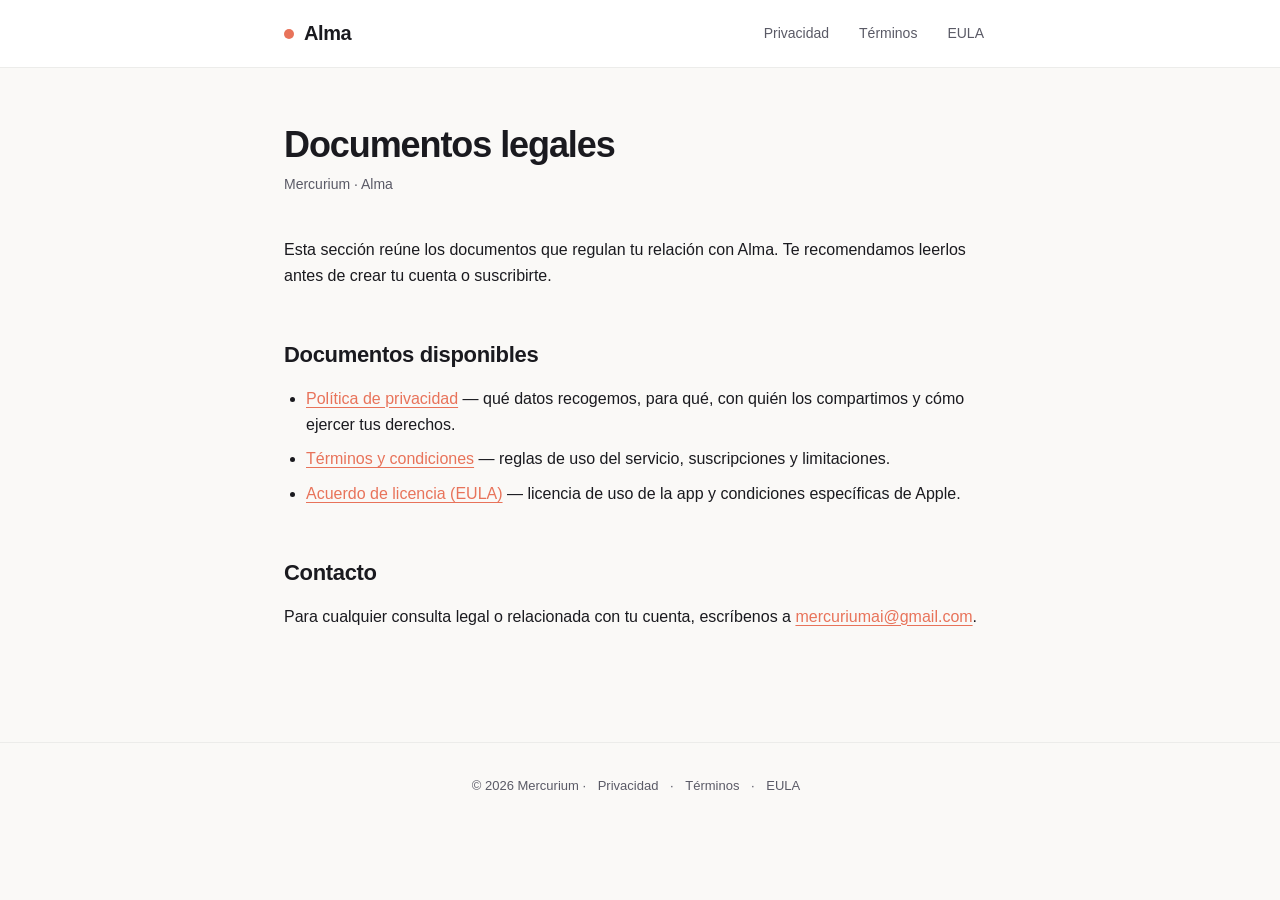
<file: index.html>
<!DOCTYPE html>
<html lang="es">
  <head>
    <meta charset="UTF-8" />
    <meta name="viewport" content="width=device-width, initial-scale=1.0" />
    <title>Alma — Documentos legales</title>
    <meta
      name="description"
      content="Política de privacidad, términos y condiciones y EULA de Alma."
    />
    <link rel="stylesheet" href="/_assets/styles.css" />
  </head>
  <body>
    <header class="site">
      <div class="inner">
        <a href="/" class="brand"><span class="dot"></span>Alma</a>
        <nav>
          <a href="/privacy">Privacidad</a>
          <a href="/terms">Términos</a>
          <a href="/eula">EULA</a>
        </nav>
      </div>
    </header>

    <main>
      <h1>Documentos legales</h1>
      <p class="meta">Mercurium · Alma</p>

      <p>
        Esta sección reúne los documentos que regulan tu relación con Alma. Te
        recomendamos leerlos antes de crear tu cuenta o suscribirte.
      </p>

      <h2>Documentos disponibles</h2>
      <ul>
        <li>
          <a href="/privacy">Política de privacidad</a> — qué datos recogemos,
          para qué, con quién los compartimos y cómo ejercer tus derechos.
        </li>
        <li>
          <a href="/terms">Términos y condiciones</a> — reglas de uso del
          servicio, suscripciones y limitaciones.
        </li>
        <li>
          <a href="/eula">Acuerdo de licencia (EULA)</a> — licencia de uso de
          la app y condiciones específicas de Apple.
        </li>
      </ul>

      <h2>Contacto</h2>
      <p>
        Para cualquier consulta legal o relacionada con tu cuenta, escríbenos a
        <a href="mailto:mercuriumai@gmail.com">mercuriumai@gmail.com</a>.
      </p>
    </main>

    <footer class="site">
      © 2026 Mercurium ·
      <a href="/privacy">Privacidad</a> ·
      <a href="/terms">Términos</a> ·
      <a href="/eula">EULA</a>
    </footer>
  </body>
</html>
</file>
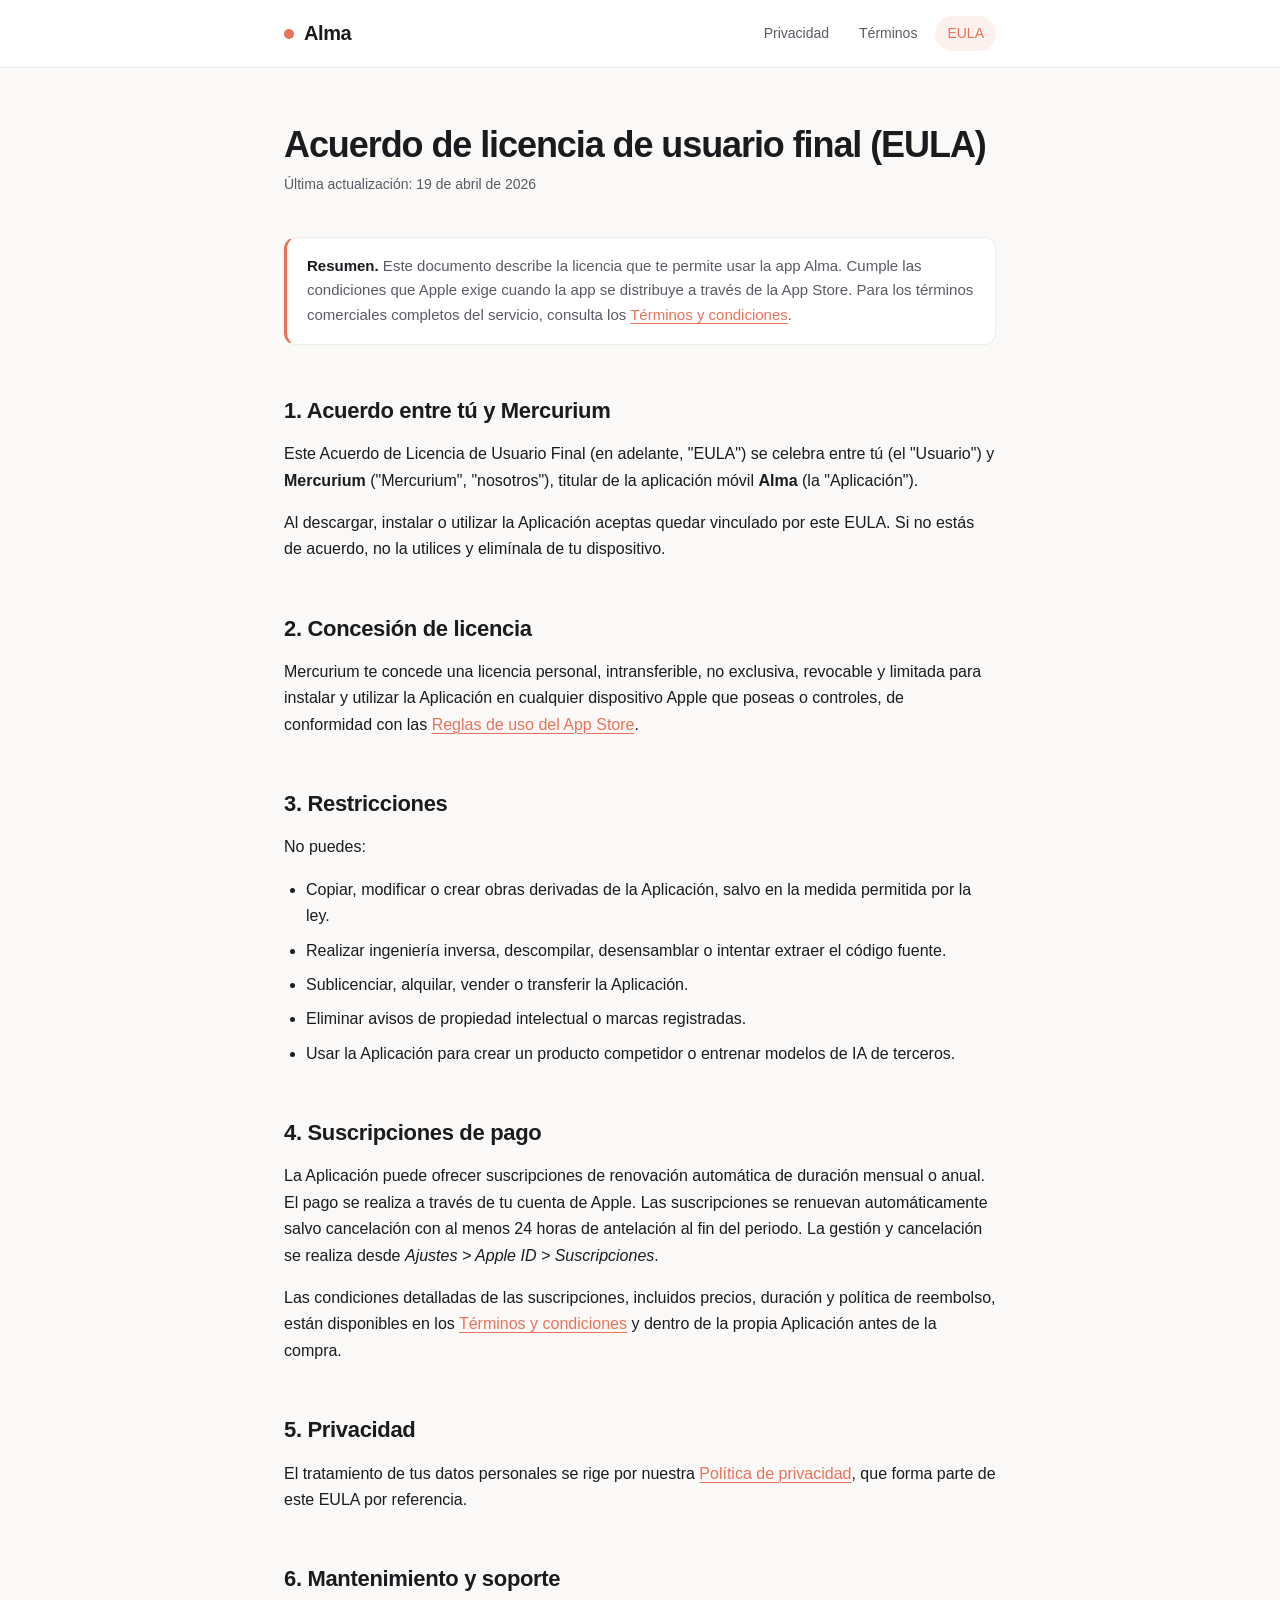
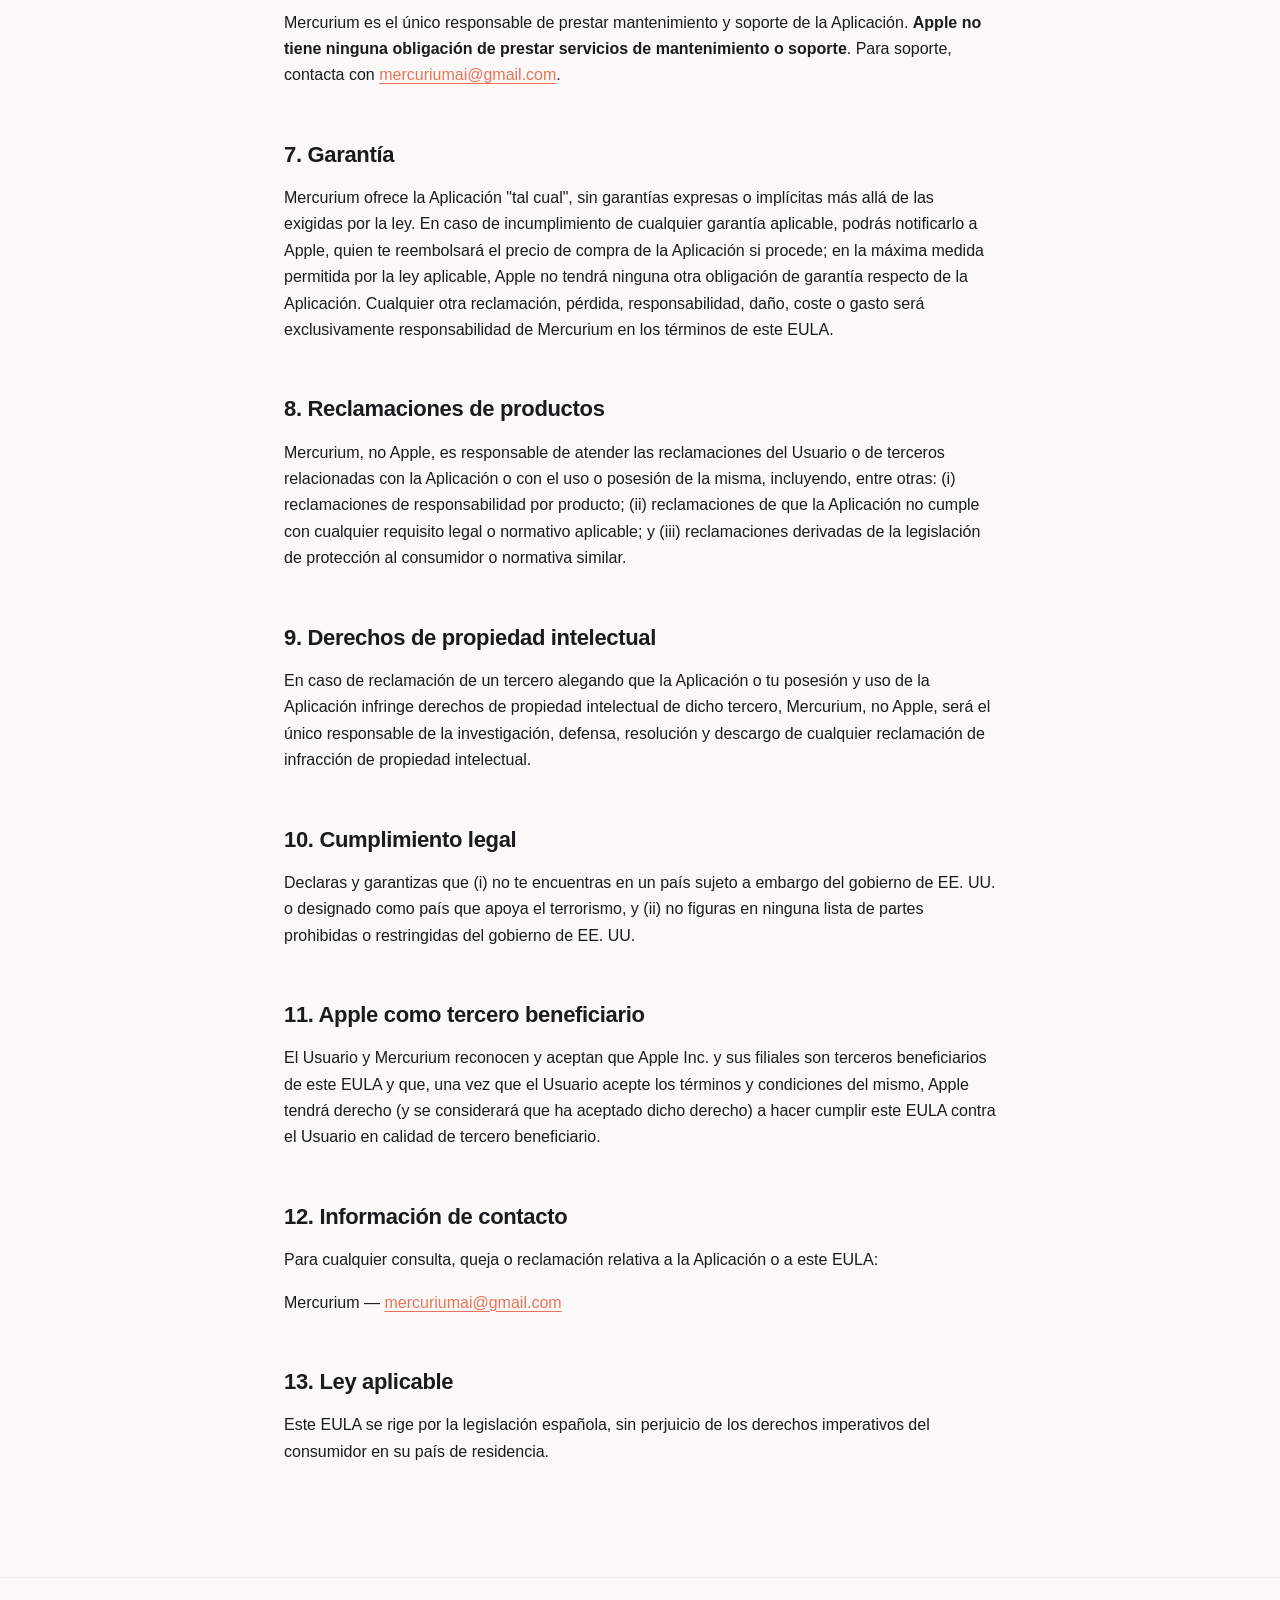
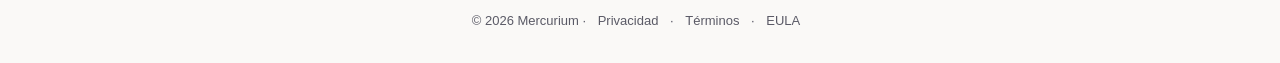
<file: eula/index.html>
<!DOCTYPE html>
<html lang="es">
  <head>
    <meta charset="UTF-8" />
    <meta name="viewport" content="width=device-width, initial-scale=1.0" />
    <title>Acuerdo de licencia de usuario final (EULA) — Alma</title>
    <meta
      name="description"
      content="Licencia de uso de la aplicación Alma según las directrices de Apple."
    />
    <link rel="stylesheet" href="/_assets/styles.css" />
  </head>
  <body>
    <header class="site">
      <div class="inner">
        <a href="/" class="brand"><span class="dot"></span>Alma</a>
        <nav>
          <a href="/privacy">Privacidad</a>
          <a href="/terms">Términos</a>
          <a href="/eula" class="active">EULA</a>
        </nav>
      </div>
    </header>

    <main>
      <h1>Acuerdo de licencia de usuario final (EULA)</h1>
      <p class="meta">Última actualización: 19 de abril de 2026</p>

      <div class="callout">
        <strong>Resumen.</strong> Este documento describe la licencia que te
        permite usar la app Alma. Cumple las condiciones que Apple exige
        cuando la app se distribuye a través de la App Store. Para los
        términos comerciales completos del servicio, consulta los
        <a href="/terms">Términos y condiciones</a>.
      </div>

      <h2>1. Acuerdo entre tú y Mercurium</h2>
      <p>
        Este Acuerdo de Licencia de Usuario Final (en adelante, &quot;EULA&quot;)
        se celebra entre tú (el &quot;Usuario&quot;) y <strong
          >Mercurium</strong
        >
        (&quot;Mercurium&quot;, &quot;nosotros&quot;), titular de la
        aplicación móvil <strong>Alma</strong> (la &quot;Aplicación&quot;).
      </p>
      <p>
        Al descargar, instalar o utilizar la Aplicación aceptas quedar
        vinculado por este EULA. Si no estás de acuerdo, no la utilices y
        elimínala de tu dispositivo.
      </p>

      <h2>2. Concesión de licencia</h2>
      <p>
        Mercurium te concede una licencia personal, intransferible, no
        exclusiva, revocable y limitada para instalar y utilizar la
        Aplicación en cualquier dispositivo Apple que poseas o controles,
        de conformidad con las
        <a
          href="https://www.apple.com/legal/internet-services/itunes/dev/stdeula/"
          target="_blank"
          rel="noopener"
          >Reglas de uso del App Store</a
        >.
      </p>

      <h2>3. Restricciones</h2>
      <p>No puedes:</p>
      <ul>
        <li>
          Copiar, modificar o crear obras derivadas de la Aplicación, salvo
          en la medida permitida por la ley.
        </li>
        <li>
          Realizar ingeniería inversa, descompilar, desensamblar o intentar
          extraer el código fuente.
        </li>
        <li>Sublicenciar, alquilar, vender o transferir la Aplicación.</li>
        <li>
          Eliminar avisos de propiedad intelectual o marcas registradas.
        </li>
        <li>
          Usar la Aplicación para crear un producto competidor o entrenar
          modelos de IA de terceros.
        </li>
      </ul>

      <h2>4. Suscripciones de pago</h2>
      <p>
        La Aplicación puede ofrecer suscripciones de renovación automática
        de duración mensual o anual. El pago se realiza a través de tu
        cuenta de Apple. Las suscripciones se renuevan automáticamente
        salvo cancelación con al menos 24 horas de antelación al fin del
        periodo. La gestión y cancelación se realiza desde
        <em>Ajustes &gt; Apple ID &gt; Suscripciones</em>.
      </p>
      <p>
        Las condiciones detalladas de las suscripciones, incluidos precios,
        duración y política de reembolso, están disponibles en los
        <a href="/terms">Términos y condiciones</a> y dentro de la
        propia Aplicación antes de la compra.
      </p>

      <h2>5. Privacidad</h2>
      <p>
        El tratamiento de tus datos personales se rige por nuestra
        <a href="/privacy">Política de privacidad</a>, que forma
        parte de este EULA por referencia.
      </p>

      <h2>6. Mantenimiento y soporte</h2>
      <p>
        Mercurium es el único responsable de prestar mantenimiento y soporte
        de la Aplicación. <strong
          >Apple no tiene ninguna obligación de prestar servicios de
          mantenimiento o soporte</strong
        >. Para soporte, contacta con
        <a href="mailto:mercuriumai@gmail.com">mercuriumai@gmail.com</a>.
      </p>

      <h2>7. Garantía</h2>
      <p>
        Mercurium ofrece la Aplicación &quot;tal cual&quot;, sin garantías
        expresas o implícitas más allá de las exigidas por la ley. En caso
        de incumplimiento de cualquier garantía aplicable, podrás
        notificarlo a Apple, quien te reembolsará el precio de compra de la
        Aplicación si procede; en la máxima medida permitida por la ley
        aplicable, Apple no tendrá ninguna otra obligación de garantía
        respecto de la Aplicación. Cualquier otra reclamación, pérdida,
        responsabilidad, daño, coste o gasto será exclusivamente
        responsabilidad de Mercurium en los términos de este EULA.
      </p>

      <h2>8. Reclamaciones de productos</h2>
      <p>
        Mercurium, no Apple, es responsable de atender las reclamaciones
        del Usuario o de terceros relacionadas con la Aplicación o con el
        uso o posesión de la misma, incluyendo, entre otras: (i)
        reclamaciones de responsabilidad por producto; (ii) reclamaciones
        de que la Aplicación no cumple con cualquier requisito legal o
        normativo aplicable; y (iii) reclamaciones derivadas de la
        legislación de protección al consumidor o normativa similar.
      </p>

      <h2>9. Derechos de propiedad intelectual</h2>
      <p>
        En caso de reclamación de un tercero alegando que la Aplicación o
        tu posesión y uso de la Aplicación infringe derechos de propiedad
        intelectual de dicho tercero, Mercurium, no Apple, será el único
        responsable de la investigación, defensa, resolución y descargo de
        cualquier reclamación de infracción de propiedad intelectual.
      </p>

      <h2>10. Cumplimiento legal</h2>
      <p>
        Declaras y garantizas que (i) no te encuentras en un país sujeto a
        embargo del gobierno de EE. UU. o designado como país que apoya el
        terrorismo, y (ii) no figuras en ninguna lista de partes prohibidas
        o restringidas del gobierno de EE. UU.
      </p>

      <h2>11. Apple como tercero beneficiario</h2>
      <p>
        El Usuario y Mercurium reconocen y aceptan que Apple Inc. y sus
        filiales son terceros beneficiarios de este EULA y que, una vez
        que el Usuario acepte los términos y condiciones del mismo, Apple
        tendrá derecho (y se considerará que ha aceptado dicho derecho) a
        hacer cumplir este EULA contra el Usuario en calidad de tercero
        beneficiario.
      </p>

      <h2>12. Información de contacto</h2>
      <p>
        Para cualquier consulta, queja o reclamación relativa a la
        Aplicación o a este EULA:
      </p>
      <p>
        Mercurium —
        <a href="mailto:mercuriumai@gmail.com">mercuriumai@gmail.com</a>
      </p>

      <h2>13. Ley aplicable</h2>
      <p>
        Este EULA se rige por la legislación española, sin perjuicio de los
        derechos imperativos del consumidor en su país de residencia.
      </p>
    </main>

    <footer class="site">
      © 2026 Mercurium ·
      <a href="/privacy">Privacidad</a> ·
      <a href="/terms">Términos</a> ·
      <a href="/eula">EULA</a>
    </footer>
  </body>
</html>
</file>
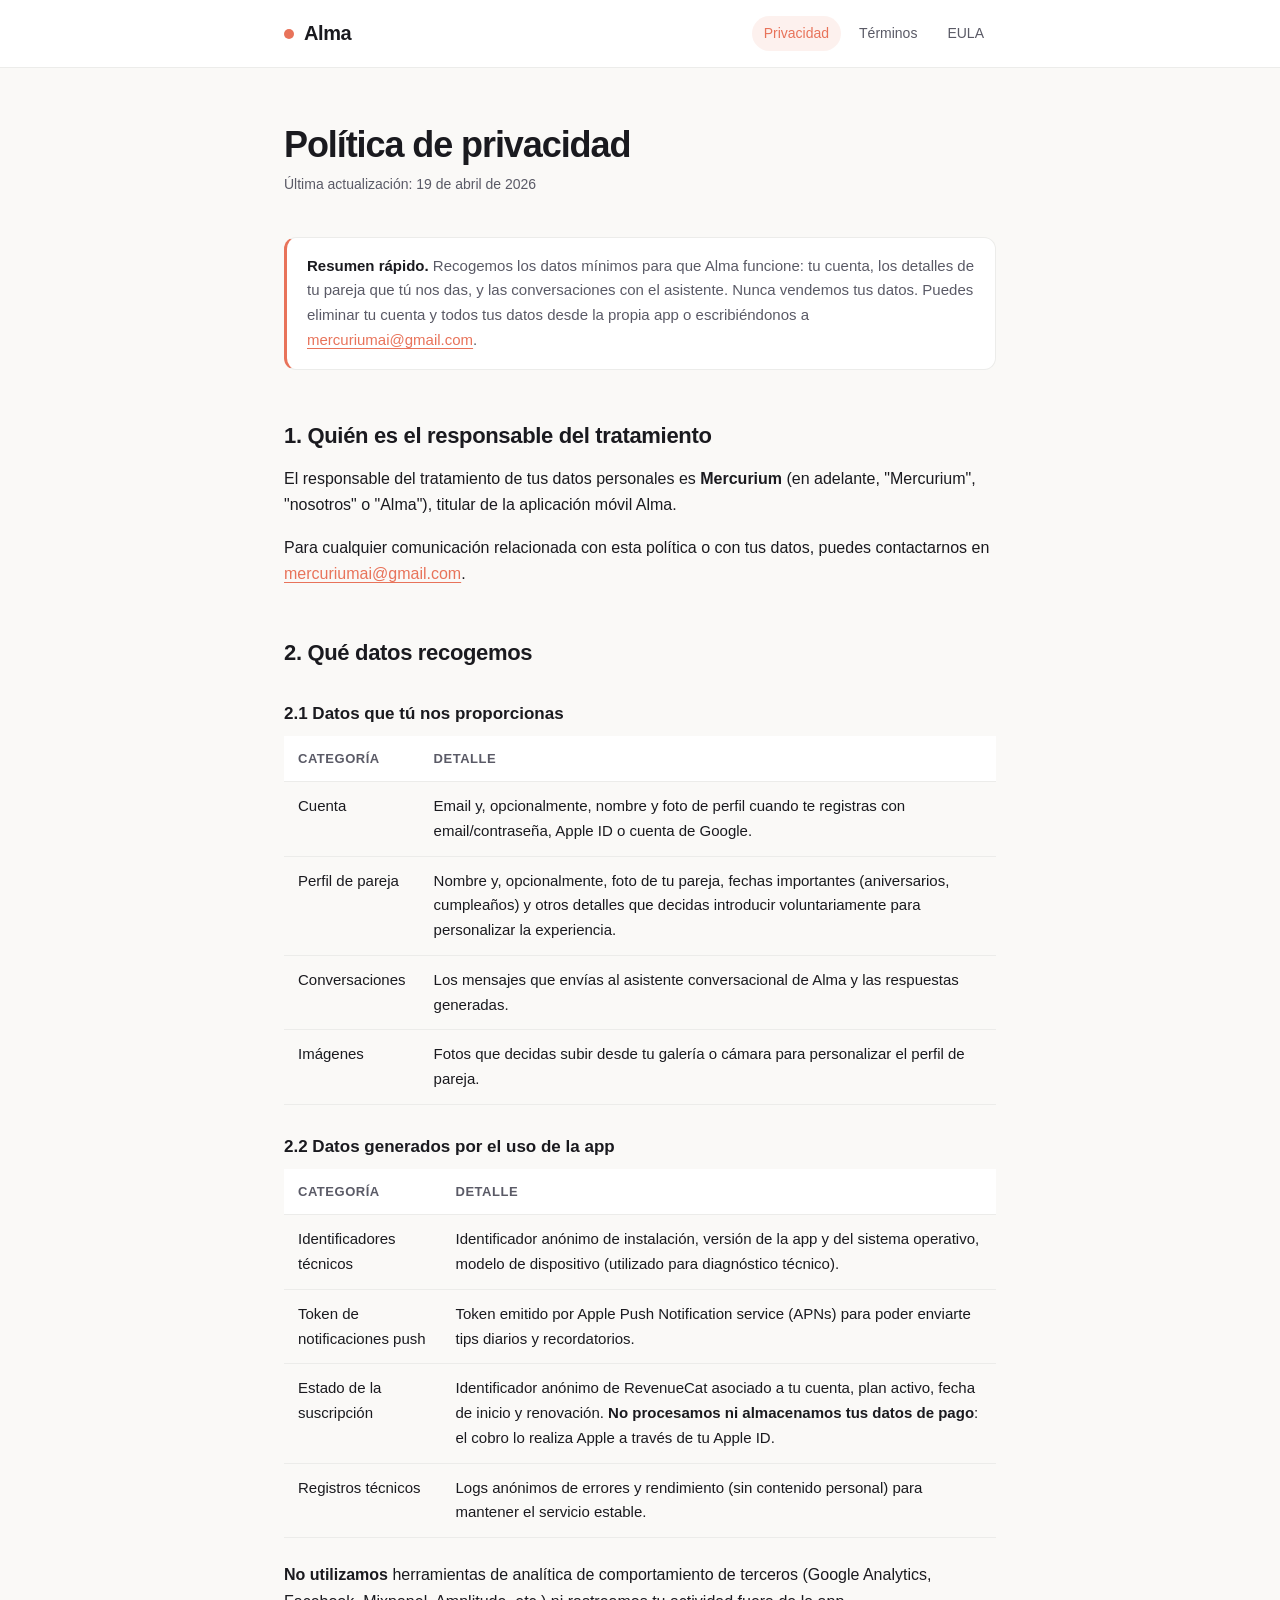
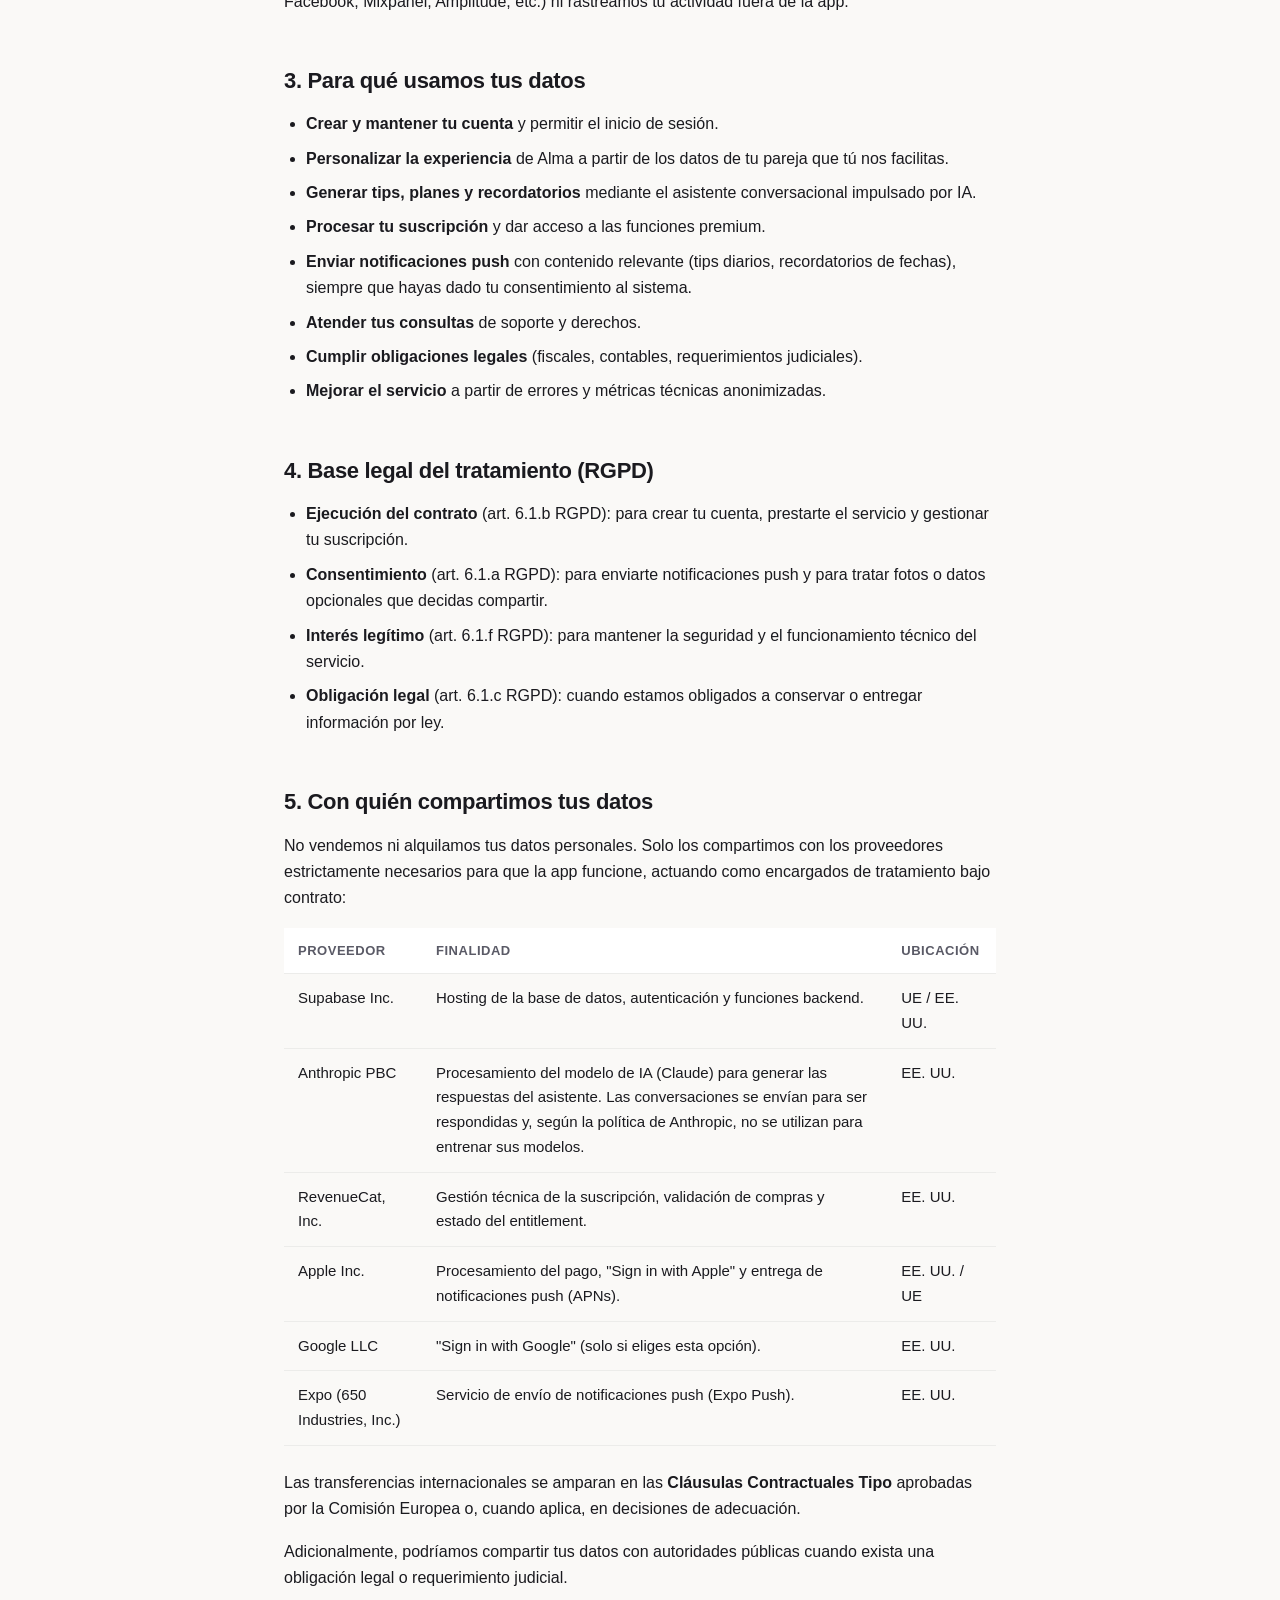
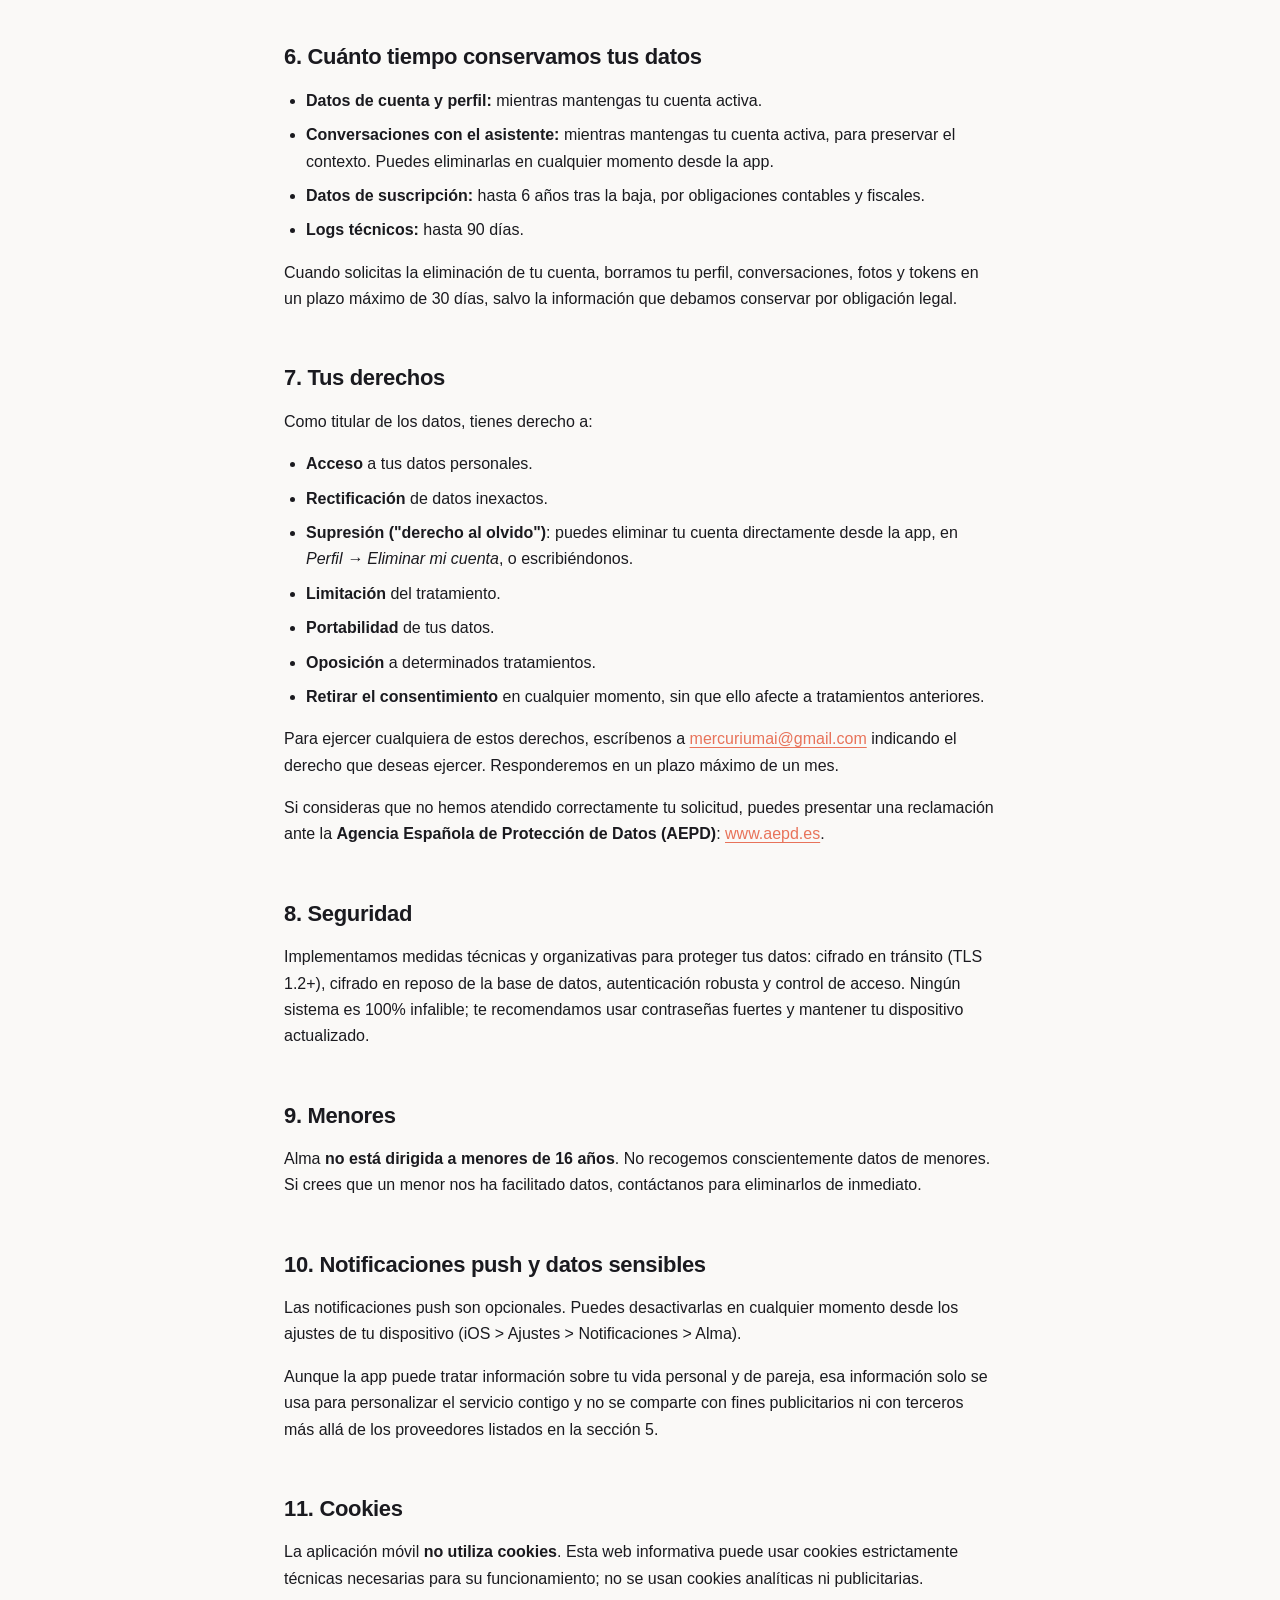
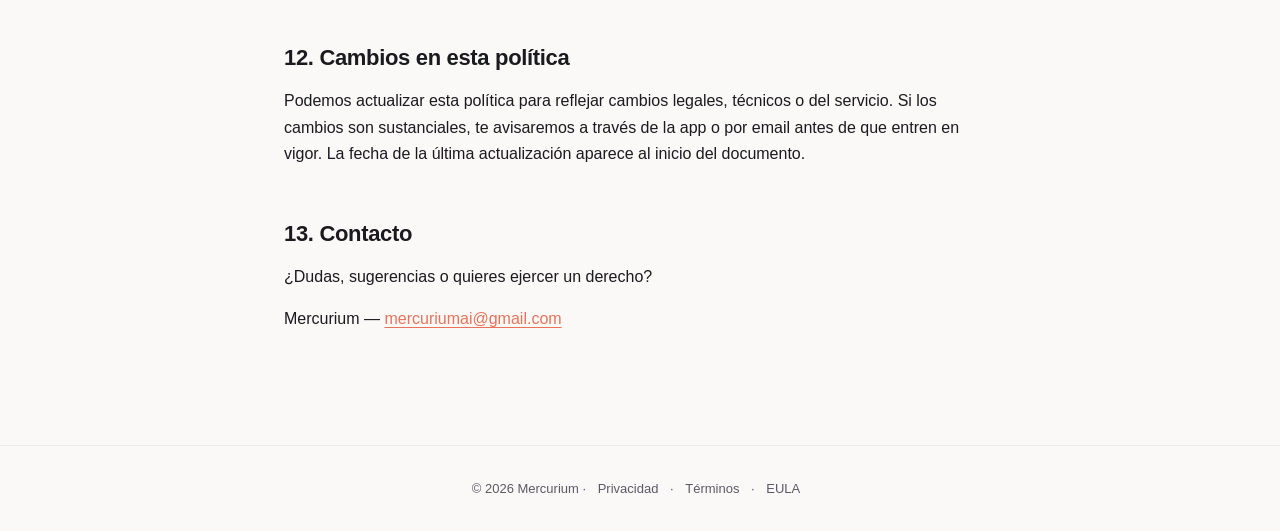
<file: privacy/index.html>
<!DOCTYPE html>
<html lang="es">
  <head>
    <meta charset="UTF-8" />
    <meta name="viewport" content="width=device-width, initial-scale=1.0" />
    <title>Política de privacidad — Alma</title>
    <meta
      name="description"
      content="Cómo Alma recoge, usa y protege tus datos personales y los de tu pareja."
    />
    <link rel="stylesheet" href="/_assets/styles.css" />
  </head>
  <body>
    <header class="site">
      <div class="inner">
        <a href="/" class="brand"><span class="dot"></span>Alma</a>
        <nav>
          <a href="/privacy" class="active">Privacidad</a>
          <a href="/terms">Términos</a>
          <a href="/eula">EULA</a>
        </nav>
      </div>
    </header>

    <main>
      <h1>Política de privacidad</h1>
      <p class="meta">Última actualización: 19 de abril de 2026</p>

      <div class="callout">
        <strong>Resumen rápido.</strong> Recogemos los datos mínimos para que
        Alma funcione: tu cuenta, los detalles de tu pareja que tú nos das, y
        las conversaciones con el asistente. Nunca vendemos tus datos. Puedes
        eliminar tu cuenta y todos tus datos desde la propia app o
        escribiéndonos a
        <a href="mailto:mercuriumai@gmail.com">mercuriumai@gmail.com</a>.
      </div>

      <h2>1. Quién es el responsable del tratamiento</h2>
      <p>
        El responsable del tratamiento de tus datos personales es <strong
          >Mercurium</strong
        >
        (en adelante, &quot;Mercurium&quot;, &quot;nosotros&quot; o
        &quot;Alma&quot;), titular de la aplicación móvil Alma.
      </p>
      <p>
        Para cualquier comunicación relacionada con esta política o con tus
        datos, puedes contactarnos en
        <a href="mailto:mercuriumai@gmail.com">mercuriumai@gmail.com</a>.
      </p>

      <h2>2. Qué datos recogemos</h2>

      <h3>2.1 Datos que tú nos proporcionas</h3>
      <table>
        <thead>
          <tr>
            <th>Categoría</th>
            <th>Detalle</th>
          </tr>
        </thead>
        <tbody>
          <tr>
            <td>Cuenta</td>
            <td>
              Email y, opcionalmente, nombre y foto de perfil cuando te
              registras con email/contraseña, Apple ID o cuenta de Google.
            </td>
          </tr>
          <tr>
            <td>Perfil de pareja</td>
            <td>
              Nombre y, opcionalmente, foto de tu pareja, fechas importantes
              (aniversarios, cumpleaños) y otros detalles que decidas
              introducir voluntariamente para personalizar la experiencia.
            </td>
          </tr>
          <tr>
            <td>Conversaciones</td>
            <td>
              Los mensajes que envías al asistente conversacional de Alma y las
              respuestas generadas.
            </td>
          </tr>
          <tr>
            <td>Imágenes</td>
            <td>
              Fotos que decidas subir desde tu galería o cámara para
              personalizar el perfil de pareja.
            </td>
          </tr>
        </tbody>
      </table>

      <h3>2.2 Datos generados por el uso de la app</h3>
      <table>
        <thead>
          <tr>
            <th>Categoría</th>
            <th>Detalle</th>
          </tr>
        </thead>
        <tbody>
          <tr>
            <td>Identificadores técnicos</td>
            <td>
              Identificador anónimo de instalación, versión de la app y del
              sistema operativo, modelo de dispositivo (utilizado para
              diagnóstico técnico).
            </td>
          </tr>
          <tr>
            <td>Token de notificaciones push</td>
            <td>
              Token emitido por Apple Push Notification service (APNs) para
              poder enviarte tips diarios y recordatorios.
            </td>
          </tr>
          <tr>
            <td>Estado de la suscripción</td>
            <td>
              Identificador anónimo de RevenueCat asociado a tu cuenta, plan
              activo, fecha de inicio y renovación. <strong
                >No procesamos ni almacenamos tus datos de pago</strong
              >: el cobro lo realiza Apple a través de tu Apple ID.
            </td>
          </tr>
          <tr>
            <td>Registros técnicos</td>
            <td>
              Logs anónimos de errores y rendimiento (sin contenido personal)
              para mantener el servicio estable.
            </td>
          </tr>
        </tbody>
      </table>

      <p>
        <strong>No utilizamos</strong> herramientas de analítica de
        comportamiento de terceros (Google Analytics, Facebook, Mixpanel,
        Amplitude, etc.) ni rastreamos tu actividad fuera de la app.
      </p>

      <h2>3. Para qué usamos tus datos</h2>
      <ul>
        <li>
          <strong>Crear y mantener tu cuenta</strong> y permitir el inicio de
          sesión.
        </li>
        <li>
          <strong>Personalizar la experiencia</strong> de Alma a partir de los
          datos de tu pareja que tú nos facilitas.
        </li>
        <li>
          <strong>Generar tips, planes y recordatorios</strong> mediante el
          asistente conversacional impulsado por IA.
        </li>
        <li>
          <strong>Procesar tu suscripción</strong> y dar acceso a las funciones
          premium.
        </li>
        <li>
          <strong>Enviar notificaciones push</strong> con contenido relevante
          (tips diarios, recordatorios de fechas), siempre que hayas dado tu
          consentimiento al sistema.
        </li>
        <li>
          <strong>Atender tus consultas</strong> de soporte y derechos.
        </li>
        <li>
          <strong>Cumplir obligaciones legales</strong> (fiscales, contables,
          requerimientos judiciales).
        </li>
        <li>
          <strong>Mejorar el servicio</strong> a partir de errores y métricas
          técnicas anonimizadas.
        </li>
      </ul>

      <h2>4. Base legal del tratamiento (RGPD)</h2>
      <ul>
        <li>
          <strong>Ejecución del contrato</strong> (art. 6.1.b RGPD): para crear
          tu cuenta, prestarte el servicio y gestionar tu suscripción.
        </li>
        <li>
          <strong>Consentimiento</strong> (art. 6.1.a RGPD): para enviarte
          notificaciones push y para tratar fotos o datos opcionales que
          decidas compartir.
        </li>
        <li>
          <strong>Interés legítimo</strong> (art. 6.1.f RGPD): para mantener la
          seguridad y el funcionamiento técnico del servicio.
        </li>
        <li>
          <strong>Obligación legal</strong> (art. 6.1.c RGPD): cuando estamos
          obligados a conservar o entregar información por ley.
        </li>
      </ul>

      <h2>5. Con quién compartimos tus datos</h2>
      <p>
        No vendemos ni alquilamos tus datos personales. Solo los compartimos
        con los proveedores estrictamente necesarios para que la app funcione,
        actuando como encargados de tratamiento bajo contrato:
      </p>
      <table>
        <thead>
          <tr>
            <th>Proveedor</th>
            <th>Finalidad</th>
            <th>Ubicación</th>
          </tr>
        </thead>
        <tbody>
          <tr>
            <td>Supabase Inc.</td>
            <td>
              Hosting de la base de datos, autenticación y funciones backend.
            </td>
            <td>UE / EE. UU.</td>
          </tr>
          <tr>
            <td>Anthropic PBC</td>
            <td>
              Procesamiento del modelo de IA (Claude) para generar las
              respuestas del asistente. Las conversaciones se envían para ser
              respondidas y, según la política de Anthropic, no se utilizan
              para entrenar sus modelos.
            </td>
            <td>EE. UU.</td>
          </tr>
          <tr>
            <td>RevenueCat, Inc.</td>
            <td>
              Gestión técnica de la suscripción, validación de compras y
              estado del entitlement.
            </td>
            <td>EE. UU.</td>
          </tr>
          <tr>
            <td>Apple Inc.</td>
            <td>
              Procesamiento del pago, &quot;Sign in with Apple&quot; y entrega
              de notificaciones push (APNs).
            </td>
            <td>EE. UU. / UE</td>
          </tr>
          <tr>
            <td>Google LLC</td>
            <td>
              &quot;Sign in with Google&quot; (solo si eliges esta opción).
            </td>
            <td>EE. UU.</td>
          </tr>
          <tr>
            <td>Expo (650 Industries, Inc.)</td>
            <td>Servicio de envío de notificaciones push (Expo Push).</td>
            <td>EE. UU.</td>
          </tr>
        </tbody>
      </table>

      <p>
        Las transferencias internacionales se amparan en las
        <strong>Cláusulas Contractuales Tipo</strong> aprobadas por la Comisión
        Europea o, cuando aplica, en decisiones de adecuación.
      </p>

      <p>
        Adicionalmente, podríamos compartir tus datos con autoridades públicas
        cuando exista una obligación legal o requerimiento judicial.
      </p>

      <h2>6. Cuánto tiempo conservamos tus datos</h2>
      <ul>
        <li>
          <strong>Datos de cuenta y perfil:</strong> mientras mantengas tu
          cuenta activa.
        </li>
        <li>
          <strong>Conversaciones con el asistente:</strong> mientras
          mantengas tu cuenta activa, para preservar el contexto. Puedes
          eliminarlas en cualquier momento desde la app.
        </li>
        <li>
          <strong>Datos de suscripción:</strong> hasta 6 años tras la baja, por
          obligaciones contables y fiscales.
        </li>
        <li>
          <strong>Logs técnicos:</strong> hasta 90 días.
        </li>
      </ul>
      <p>
        Cuando solicitas la eliminación de tu cuenta, borramos tu perfil,
        conversaciones, fotos y tokens en un plazo máximo de 30 días, salvo la
        información que debamos conservar por obligación legal.
      </p>

      <h2>7. Tus derechos</h2>
      <p>
        Como titular de los datos, tienes derecho a:
      </p>
      <ul>
        <li><strong>Acceso</strong> a tus datos personales.</li>
        <li><strong>Rectificación</strong> de datos inexactos.</li>
        <li>
          <strong>Supresión (&quot;derecho al olvido&quot;)</strong>: puedes
          eliminar tu cuenta directamente desde la app, en
          <em>Perfil → Eliminar mi cuenta</em>, o escribiéndonos.
        </li>
        <li><strong>Limitación</strong> del tratamiento.</li>
        <li><strong>Portabilidad</strong> de tus datos.</li>
        <li><strong>Oposición</strong> a determinados tratamientos.</li>
        <li>
          <strong>Retirar el consentimiento</strong> en cualquier momento, sin
          que ello afecte a tratamientos anteriores.
        </li>
      </ul>
      <p>
        Para ejercer cualquiera de estos derechos, escríbenos a
        <a href="mailto:mercuriumai@gmail.com">mercuriumai@gmail.com</a>
        indicando el derecho que deseas ejercer. Responderemos en un plazo
        máximo de un mes.
      </p>
      <p>
        Si consideras que no hemos atendido correctamente tu solicitud, puedes
        presentar una reclamación ante la
        <strong>Agencia Española de Protección de Datos (AEPD)</strong>:
        <a href="https://www.aepd.es" target="_blank" rel="noopener"
          >www.aepd.es</a
        >.
      </p>

      <h2>8. Seguridad</h2>
      <p>
        Implementamos medidas técnicas y organizativas para proteger tus datos:
        cifrado en tránsito (TLS 1.2+), cifrado en reposo de la base de datos,
        autenticación robusta y control de acceso. Ningún sistema es 100%
        infalible; te recomendamos usar contraseñas fuertes y mantener tu
        dispositivo actualizado.
      </p>

      <h2>9. Menores</h2>
      <p>
        Alma <strong>no está dirigida a menores de 16 años</strong>. No
        recogemos conscientemente datos de menores. Si crees que un menor nos
        ha facilitado datos, contáctanos para eliminarlos de inmediato.
      </p>

      <h2>10. Notificaciones push y datos sensibles</h2>
      <p>
        Las notificaciones push son opcionales. Puedes desactivarlas en
        cualquier momento desde los ajustes de tu dispositivo (iOS &gt; Ajustes
        &gt; Notificaciones &gt; Alma).
      </p>
      <p>
        Aunque la app puede tratar información sobre tu vida personal y de
        pareja, esa información solo se usa para personalizar el servicio
        contigo y no se comparte con fines publicitarios ni con terceros más
        allá de los proveedores listados en la sección 5.
      </p>

      <h2>11. Cookies</h2>
      <p>
        La aplicación móvil <strong>no utiliza cookies</strong>. Esta web
        informativa puede usar cookies estrictamente técnicas necesarias para
        su funcionamiento; no se usan cookies analíticas ni publicitarias.
      </p>

      <h2>12. Cambios en esta política</h2>
      <p>
        Podemos actualizar esta política para reflejar cambios legales,
        técnicos o del servicio. Si los cambios son sustanciales, te
        avisaremos a través de la app o por email antes de que entren en
        vigor. La fecha de la última actualización aparece al inicio del
        documento.
      </p>

      <h2>13. Contacto</h2>
      <p>
        ¿Dudas, sugerencias o quieres ejercer un derecho?
      </p>
      <p>
        Mercurium —
        <a href="mailto:mercuriumai@gmail.com">mercuriumai@gmail.com</a>
      </p>
    </main>

    <footer class="site">
      © 2026 Mercurium ·
      <a href="/privacy">Privacidad</a> ·
      <a href="/terms">Términos</a> ·
      <a href="/eula">EULA</a>
    </footer>
  </body>
</html>
</file>
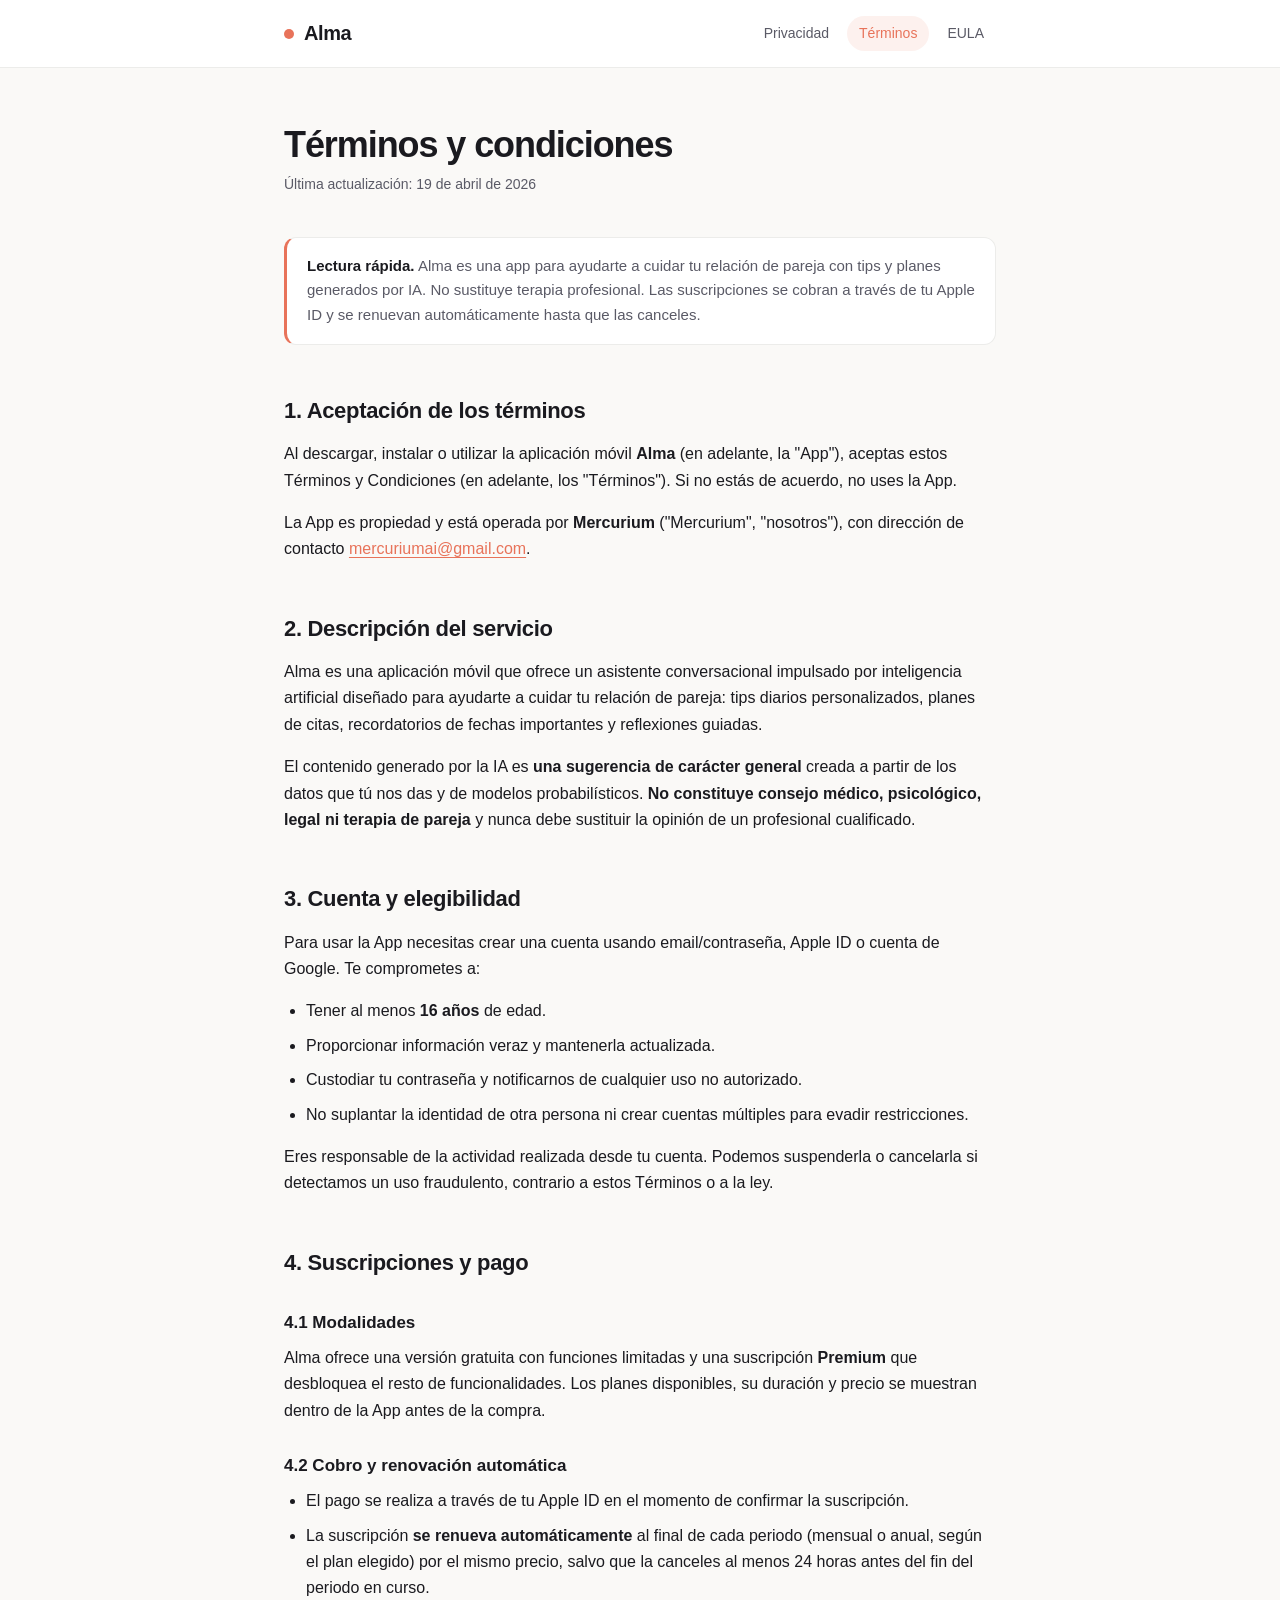
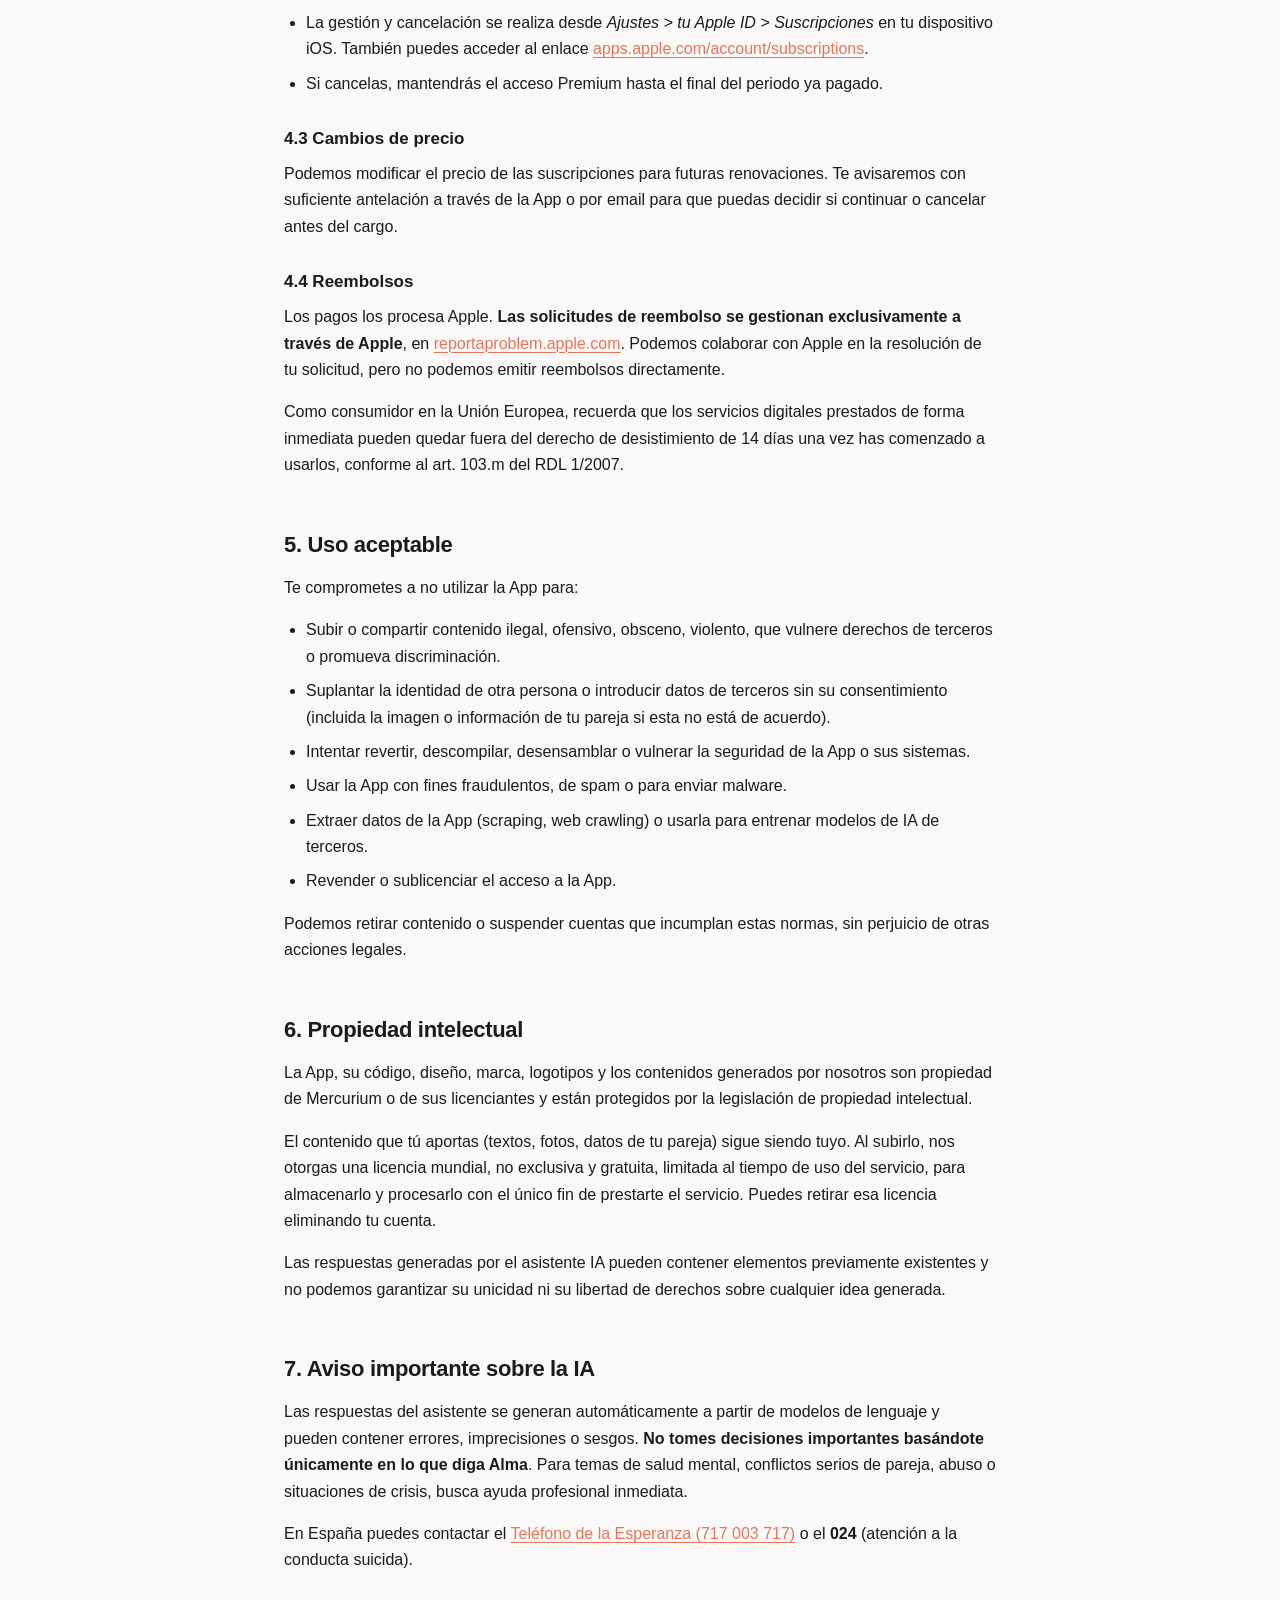
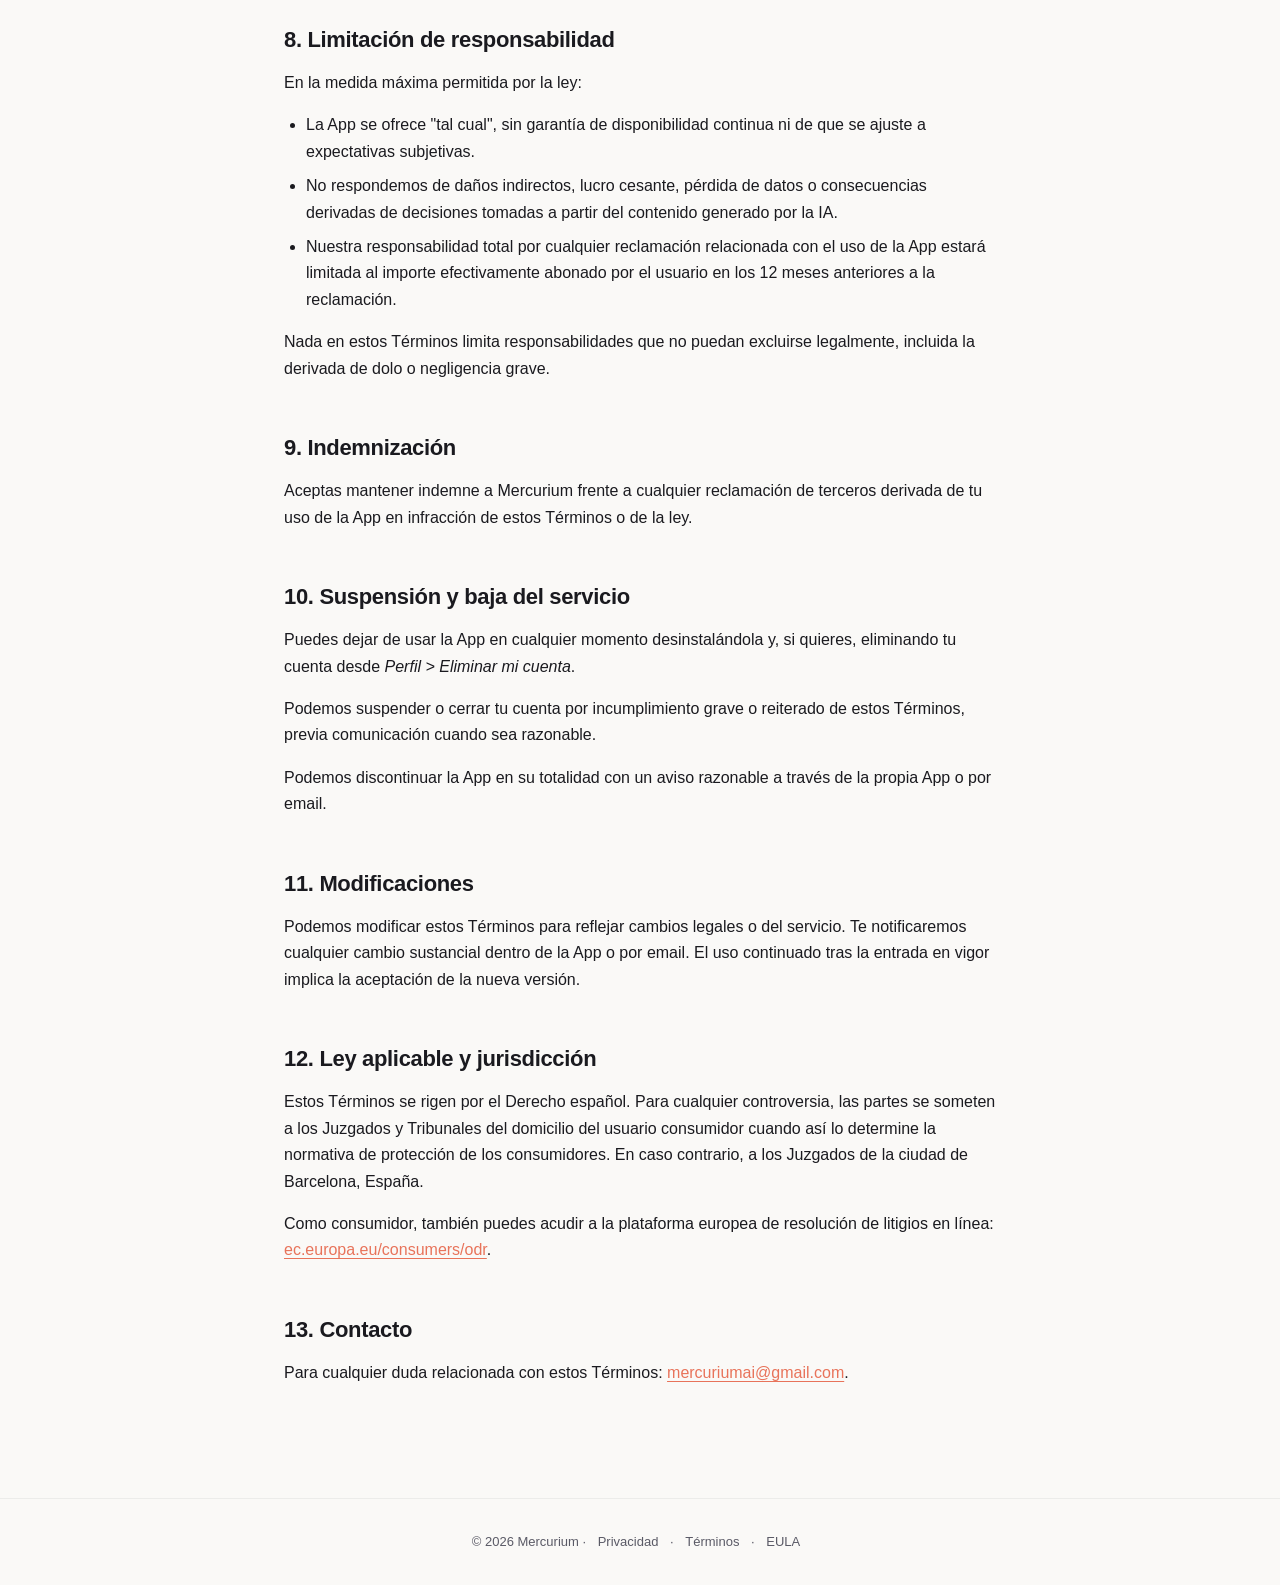
<file: terms/index.html>
<!DOCTYPE html>
<html lang="es">
  <head>
    <meta charset="UTF-8" />
    <meta name="viewport" content="width=device-width, initial-scale=1.0" />
    <title>Términos y condiciones — Alma</title>
    <meta
      name="description"
      content="Condiciones de uso del servicio Alma, suscripciones, pagos y reglas."
    />
    <link rel="stylesheet" href="/_assets/styles.css" />
  </head>
  <body>
    <header class="site">
      <div class="inner">
        <a href="/" class="brand"><span class="dot"></span>Alma</a>
        <nav>
          <a href="/privacy">Privacidad</a>
          <a href="/terms" class="active">Términos</a>
          <a href="/eula">EULA</a>
        </nav>
      </div>
    </header>

    <main>
      <h1>Términos y condiciones</h1>
      <p class="meta">Última actualización: 19 de abril de 2026</p>

      <div class="callout">
        <strong>Lectura rápida.</strong> Alma es una app para ayudarte a
        cuidar tu relación de pareja con tips y planes generados por IA. No
        sustituye terapia profesional. Las suscripciones se cobran a través de
        tu Apple ID y se renuevan automáticamente hasta que las canceles.
      </div>

      <h2>1. Aceptación de los términos</h2>
      <p>
        Al descargar, instalar o utilizar la aplicación móvil <strong
          >Alma</strong
        >
        (en adelante, la &quot;App&quot;), aceptas estos Términos y
        Condiciones (en adelante, los &quot;Términos&quot;). Si no estás de
        acuerdo, no uses la App.
      </p>
      <p>
        La App es propiedad y está operada por <strong>Mercurium</strong>
        (&quot;Mercurium&quot;, &quot;nosotros&quot;), con dirección de
        contacto
        <a href="mailto:mercuriumai@gmail.com">mercuriumai@gmail.com</a>.
      </p>

      <h2>2. Descripción del servicio</h2>
      <p>
        Alma es una aplicación móvil que ofrece un asistente conversacional
        impulsado por inteligencia artificial diseñado para ayudarte a cuidar
        tu relación de pareja: tips diarios personalizados, planes de citas,
        recordatorios de fechas importantes y reflexiones guiadas.
      </p>
      <p>
        El contenido generado por la IA es <strong
          >una sugerencia de carácter general</strong
        >
        creada a partir de los datos que tú nos das y de modelos
        probabilísticos. <strong
          >No constituye consejo médico, psicológico, legal ni terapia de
          pareja</strong
        >
        y nunca debe sustituir la opinión de un profesional cualificado.
      </p>

      <h2>3. Cuenta y elegibilidad</h2>
      <p>
        Para usar la App necesitas crear una cuenta usando email/contraseña,
        Apple ID o cuenta de Google. Te comprometes a:
      </p>
      <ul>
        <li>Tener al menos <strong>16 años</strong> de edad.</li>
        <li>Proporcionar información veraz y mantenerla actualizada.</li>
        <li>
          Custodiar tu contraseña y notificarnos de cualquier uso no
          autorizado.
        </li>
        <li>
          No suplantar la identidad de otra persona ni crear cuentas
          múltiples para evadir restricciones.
        </li>
      </ul>
      <p>
        Eres responsable de la actividad realizada desde tu cuenta. Podemos
        suspenderla o cancelarla si detectamos un uso fraudulento, contrario
        a estos Términos o a la ley.
      </p>

      <h2>4. Suscripciones y pago</h2>

      <h3>4.1 Modalidades</h3>
      <p>
        Alma ofrece una versión gratuita con funciones limitadas y una
        suscripción <strong>Premium</strong> que desbloquea el resto de
        funcionalidades. Los planes disponibles, su duración y precio se
        muestran dentro de la App antes de la compra.
      </p>

      <h3>4.2 Cobro y renovación automática</h3>
      <ul>
        <li>
          El pago se realiza a través de tu Apple ID en el momento de
          confirmar la suscripción.
        </li>
        <li>
          La suscripción <strong>se renueva automáticamente</strong> al final
          de cada periodo (mensual o anual, según el plan elegido) por el
          mismo precio, salvo que la canceles al menos 24 horas antes del
          fin del periodo en curso.
        </li>
        <li>
          La gestión y cancelación se realiza desde
          <em>Ajustes &gt; tu Apple ID &gt; Suscripciones</em> en tu
          dispositivo iOS. También puedes acceder al enlace
          <a
            href="https://apps.apple.com/account/subscriptions"
            target="_blank"
            rel="noopener"
            >apps.apple.com/account/subscriptions</a
          >.
        </li>
        <li>
          Si cancelas, mantendrás el acceso Premium hasta el final del
          periodo ya pagado.
        </li>
      </ul>

      <h3>4.3 Cambios de precio</h3>
      <p>
        Podemos modificar el precio de las suscripciones para futuras
        renovaciones. Te avisaremos con suficiente antelación a través de la
        App o por email para que puedas decidir si continuar o cancelar
        antes del cargo.
      </p>

      <h3>4.4 Reembolsos</h3>
      <p>
        Los pagos los procesa Apple. <strong
          >Las solicitudes de reembolso se gestionan exclusivamente a través
          de Apple</strong
        >, en
        <a
          href="https://reportaproblem.apple.com"
          target="_blank"
          rel="noopener"
          >reportaproblem.apple.com</a
        >. Podemos colaborar con Apple en la resolución de tu solicitud, pero
        no podemos emitir reembolsos directamente.
      </p>
      <p>
        Como consumidor en la Unión Europea, recuerda que los servicios
        digitales prestados de forma inmediata pueden quedar fuera del
        derecho de desistimiento de 14 días una vez has comenzado a
        usarlos, conforme al art. 103.m del RDL 1/2007.
      </p>

      <h2>5. Uso aceptable</h2>
      <p>Te comprometes a no utilizar la App para:</p>
      <ul>
        <li>
          Subir o compartir contenido ilegal, ofensivo, obsceno, violento,
          que vulnere derechos de terceros o promueva discriminación.
        </li>
        <li>
          Suplantar la identidad de otra persona o introducir datos de
          terceros sin su consentimiento (incluida la imagen o información
          de tu pareja si esta no está de acuerdo).
        </li>
        <li>
          Intentar revertir, descompilar, desensamblar o vulnerar la
          seguridad de la App o sus sistemas.
        </li>
        <li>
          Usar la App con fines fraudulentos, de spam o para enviar malware.
        </li>
        <li>
          Extraer datos de la App (scraping, web crawling) o usarla para
          entrenar modelos de IA de terceros.
        </li>
        <li>Revender o sublicenciar el acceso a la App.</li>
      </ul>
      <p>
        Podemos retirar contenido o suspender cuentas que incumplan estas
        normas, sin perjuicio de otras acciones legales.
      </p>

      <h2>6. Propiedad intelectual</h2>
      <p>
        La App, su código, diseño, marca, logotipos y los contenidos
        generados por nosotros son propiedad de Mercurium o de sus
        licenciantes y están protegidos por la legislación de propiedad
        intelectual.
      </p>
      <p>
        El contenido que tú aportas (textos, fotos, datos de tu pareja)
        sigue siendo tuyo. Al subirlo, nos otorgas una licencia mundial, no
        exclusiva y gratuita, limitada al tiempo de uso del servicio, para
        almacenarlo y procesarlo con el único fin de prestarte el servicio.
        Puedes retirar esa licencia eliminando tu cuenta.
      </p>
      <p>
        Las respuestas generadas por el asistente IA pueden contener
        elementos previamente existentes y no podemos garantizar su unicidad
        ni su libertad de derechos sobre cualquier idea generada.
      </p>

      <h2>7. Aviso importante sobre la IA</h2>
      <p>
        Las respuestas del asistente se generan automáticamente a partir de
        modelos de lenguaje y pueden contener errores, imprecisiones o
        sesgos. <strong
          >No tomes decisiones importantes basándote únicamente en lo que
          diga Alma</strong
        >. Para temas de salud mental, conflictos serios de pareja, abuso o
        situaciones de crisis, busca ayuda profesional inmediata.
      </p>
      <p>
        En España puedes contactar el
        <a
          href="https://www.telefonodelaesperanza.org"
          target="_blank"
          rel="noopener"
          >Teléfono de la Esperanza (717 003 717)</a
        >
        o el
        <strong>024</strong> (atención a la conducta suicida).
      </p>

      <h2>8. Limitación de responsabilidad</h2>
      <p>
        En la medida máxima permitida por la ley:
      </p>
      <ul>
        <li>
          La App se ofrece &quot;tal cual&quot;, sin garantía de
          disponibilidad continua ni de que se ajuste a expectativas
          subjetivas.
        </li>
        <li>
          No respondemos de daños indirectos, lucro cesante, pérdida de
          datos o consecuencias derivadas de decisiones tomadas a partir
          del contenido generado por la IA.
        </li>
        <li>
          Nuestra responsabilidad total por cualquier reclamación
          relacionada con el uso de la App estará limitada al importe
          efectivamente abonado por el usuario en los 12 meses
          anteriores a la reclamación.
        </li>
      </ul>
      <p>
        Nada en estos Términos limita responsabilidades que no puedan
        excluirse legalmente, incluida la derivada de dolo o negligencia
        grave.
      </p>

      <h2>9. Indemnización</h2>
      <p>
        Aceptas mantener indemne a Mercurium frente a cualquier reclamación
        de terceros derivada de tu uso de la App en infracción de estos
        Términos o de la ley.
      </p>

      <h2>10. Suspensión y baja del servicio</h2>
      <p>
        Puedes dejar de usar la App en cualquier momento desinstalándola y,
        si quieres, eliminando tu cuenta desde
        <em>Perfil &gt; Eliminar mi cuenta</em>.
      </p>
      <p>
        Podemos suspender o cerrar tu cuenta por incumplimiento grave o
        reiterado de estos Términos, previa comunicación cuando sea
        razonable.
      </p>
      <p>
        Podemos discontinuar la App en su totalidad con un aviso razonable a
        través de la propia App o por email.
      </p>

      <h2>11. Modificaciones</h2>
      <p>
        Podemos modificar estos Términos para reflejar cambios legales o del
        servicio. Te notificaremos cualquier cambio sustancial dentro de la
        App o por email. El uso continuado tras la entrada en vigor implica
        la aceptación de la nueva versión.
      </p>

      <h2>12. Ley aplicable y jurisdicción</h2>
      <p>
        Estos Términos se rigen por el Derecho español. Para cualquier
        controversia, las partes se someten a los Juzgados y Tribunales del
        domicilio del usuario consumidor cuando así lo determine la
        normativa de protección de los consumidores. En caso contrario, a
        los Juzgados de la ciudad de Barcelona, España.
      </p>
      <p>
        Como consumidor, también puedes acudir a la plataforma europea de
        resolución de litigios en línea:
        <a
          href="https://ec.europa.eu/consumers/odr"
          target="_blank"
          rel="noopener"
          >ec.europa.eu/consumers/odr</a
        >.
      </p>

      <h2>13. Contacto</h2>
      <p>
        Para cualquier duda relacionada con estos Términos:
        <a href="mailto:mercuriumai@gmail.com">mercuriumai@gmail.com</a>.
      </p>
    </main>

    <footer class="site">
      © 2026 Mercurium ·
      <a href="/privacy">Privacidad</a> ·
      <a href="/terms">Términos</a> ·
      <a href="/eula">EULA</a>
    </footer>
  </body>
</html>
</file>
<file: _assets/styles.css>
:root {
  --bg: #faf9f7;
  --bg-elevated: #ffffff;
  --text: #1a1a1f;
  --text-muted: #5a5a66;
  --accent: #e8735a;
  --accent-soft: rgba(232, 115, 90, 0.1);
  --border: #ececea;
  --max-width: 760px;
}

@media (prefers-color-scheme: dark) {
  :root {
    --bg: #0c0b0f;
    --bg-elevated: #15141a;
    --text: #f5f3ef;
    --text-muted: #a09fad;
    --border: #2a2832;
  }
}

* {
  box-sizing: border-box;
}

html {
  -webkit-text-size-adjust: 100%;
}

body {
  margin: 0;
  font-family: -apple-system, BlinkMacSystemFont, "SF Pro Text", "Inter",
    "Segoe UI", Roboto, Helvetica, Arial, sans-serif;
  background: var(--bg);
  color: var(--text);
  line-height: 1.65;
  font-size: 16px;
  -webkit-font-smoothing: antialiased;
  -moz-osx-font-smoothing: grayscale;
}

header.site {
  border-bottom: 1px solid var(--border);
  background: var(--bg-elevated);
  position: sticky;
  top: 0;
  z-index: 10;
  backdrop-filter: saturate(180%) blur(14px);
}

header.site .inner {
  max-width: var(--max-width);
  margin: 0 auto;
  padding: 16px 24px;
  display: flex;
  align-items: center;
  justify-content: space-between;
  gap: 16px;
}

header.site .brand {
  font-size: 20px;
  font-weight: 700;
  letter-spacing: -0.02em;
  color: var(--text);
  text-decoration: none;
  display: flex;
  align-items: center;
  gap: 10px;
}

header.site .brand .dot {
  width: 10px;
  height: 10px;
  border-radius: 50%;
  background: var(--accent);
  display: inline-block;
}

header.site nav {
  display: flex;
  gap: 6px;
  flex-wrap: wrap;
}

header.site nav a {
  color: var(--text-muted);
  text-decoration: none;
  font-size: 14px;
  padding: 6px 12px;
  border-radius: 999px;
  transition: background 0.15s, color 0.15s;
}

header.site nav a:hover,
header.site nav a.active {
  background: var(--accent-soft);
  color: var(--accent);
}

main {
  max-width: var(--max-width);
  margin: 0 auto;
  padding: 56px 24px 96px;
}

main h1 {
  font-size: 36px;
  line-height: 1.15;
  margin: 0 0 8px;
  letter-spacing: -0.03em;
  font-weight: 700;
}

main .meta {
  color: var(--text-muted);
  font-size: 14px;
  margin: 0 0 40px;
}

main h2 {
  font-size: 22px;
  margin: 48px 0 12px;
  letter-spacing: -0.015em;
  font-weight: 700;
}

main h3 {
  font-size: 17px;
  margin: 28px 0 8px;
  font-weight: 600;
}

main p,
main li {
  color: var(--text);
}

main p {
  margin: 0 0 16px;
}

main ul,
main ol {
  padding-left: 22px;
  margin: 0 0 16px;
}

main li {
  margin-bottom: 8px;
}

main a {
  color: var(--accent);
  text-decoration: underline;
  text-underline-offset: 3px;
  text-decoration-thickness: 1px;
}

main a:hover {
  text-decoration-thickness: 2px;
}

table {
  width: 100%;
  border-collapse: collapse;
  margin: 0 0 24px;
  font-size: 15px;
}

table th,
table td {
  text-align: left;
  vertical-align: top;
  padding: 12px 14px;
  border-bottom: 1px solid var(--border);
}

table th {
  color: var(--text-muted);
  font-weight: 600;
  font-size: 13px;
  text-transform: uppercase;
  letter-spacing: 0.04em;
  background: var(--bg-elevated);
}

.callout {
  border: 1px solid var(--border);
  border-left: 3px solid var(--accent);
  background: var(--bg-elevated);
  padding: 16px 20px;
  border-radius: 12px;
  margin: 24px 0;
  font-size: 15px;
  color: var(--text-muted);
}

.callout strong {
  color: var(--text);
}

footer.site {
  border-top: 1px solid var(--border);
  padding: 32px 24px;
  text-align: center;
  color: var(--text-muted);
  font-size: 13px;
}

footer.site a {
  color: var(--text-muted);
  text-decoration: none;
  margin: 0 8px;
}

footer.site a:hover {
  color: var(--accent);
}

@media (max-width: 640px) {
  main {
    padding: 32px 20px 72px;
  }
  main h1 {
    font-size: 28px;
  }
  header.site .inner {
    padding: 14px 20px;
  }
  header.site nav a {
    padding: 6px 10px;
    font-size: 13px;
  }
}
</file>
